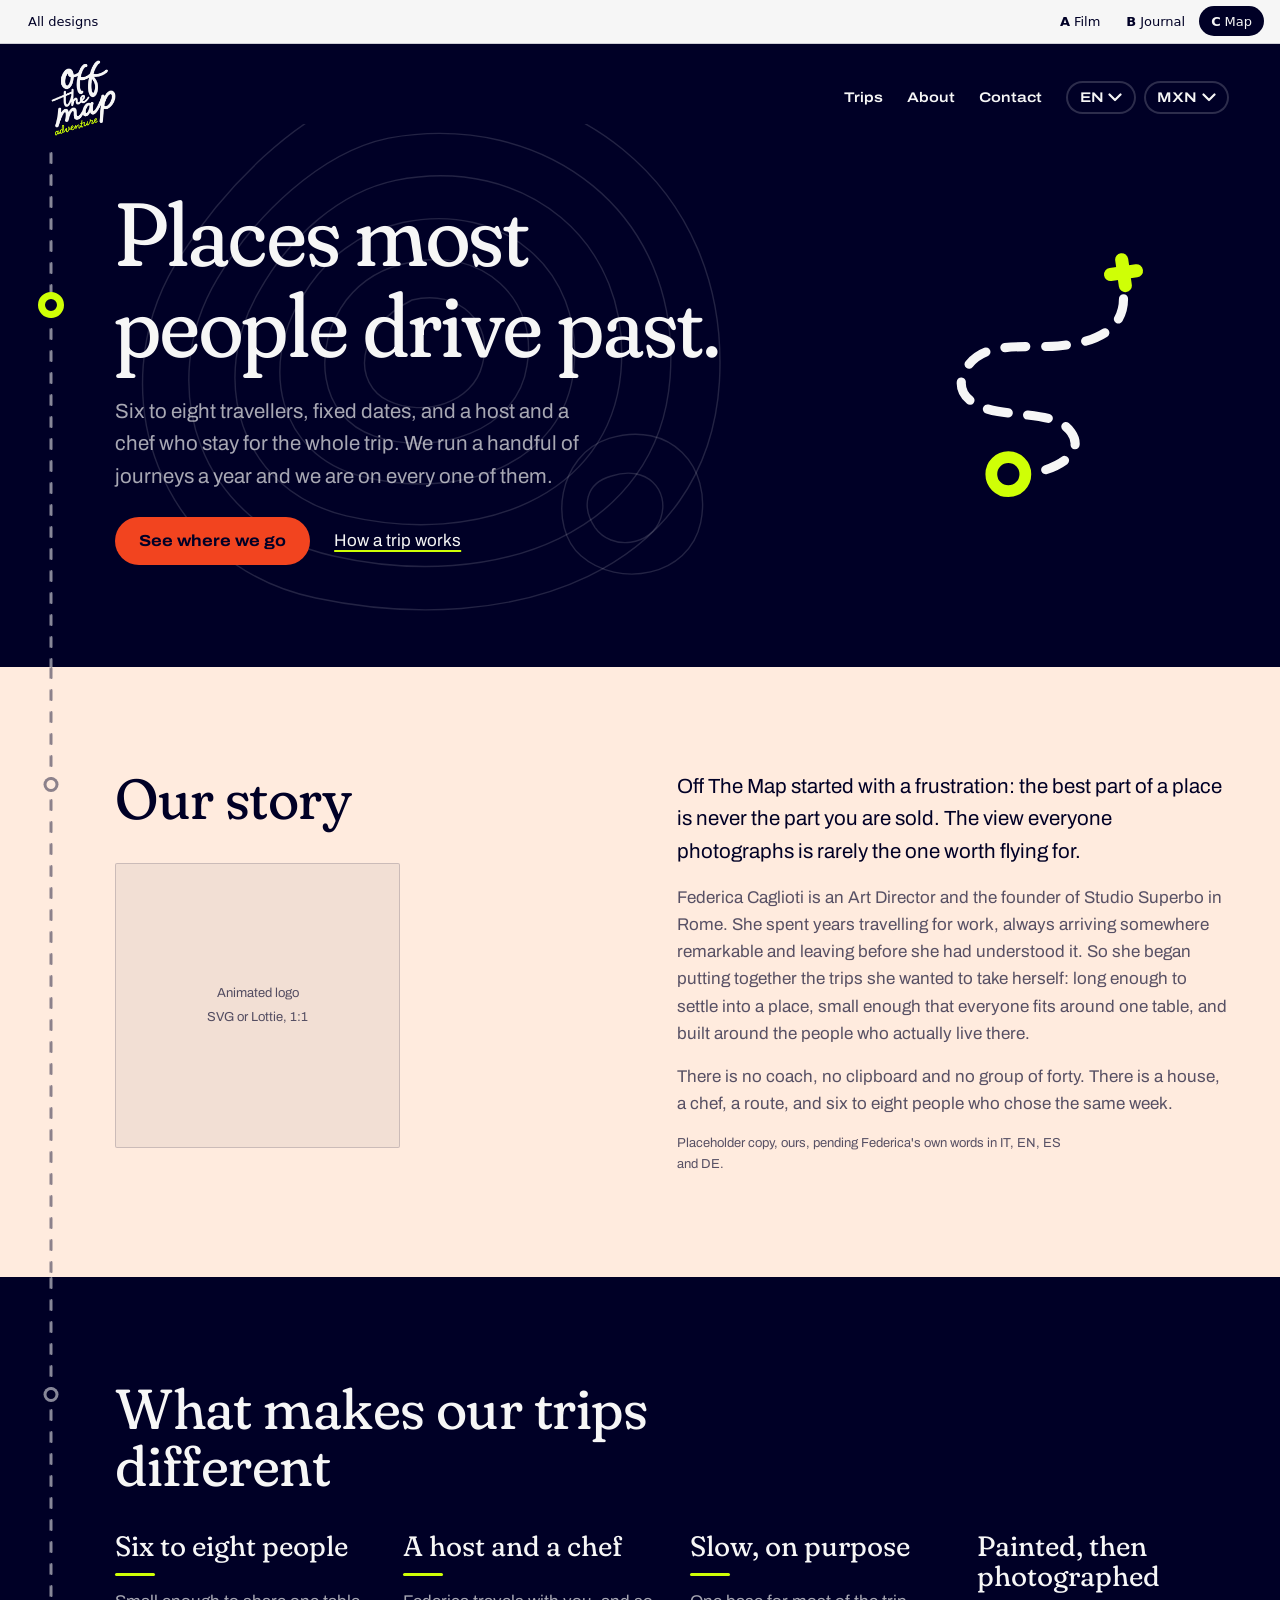
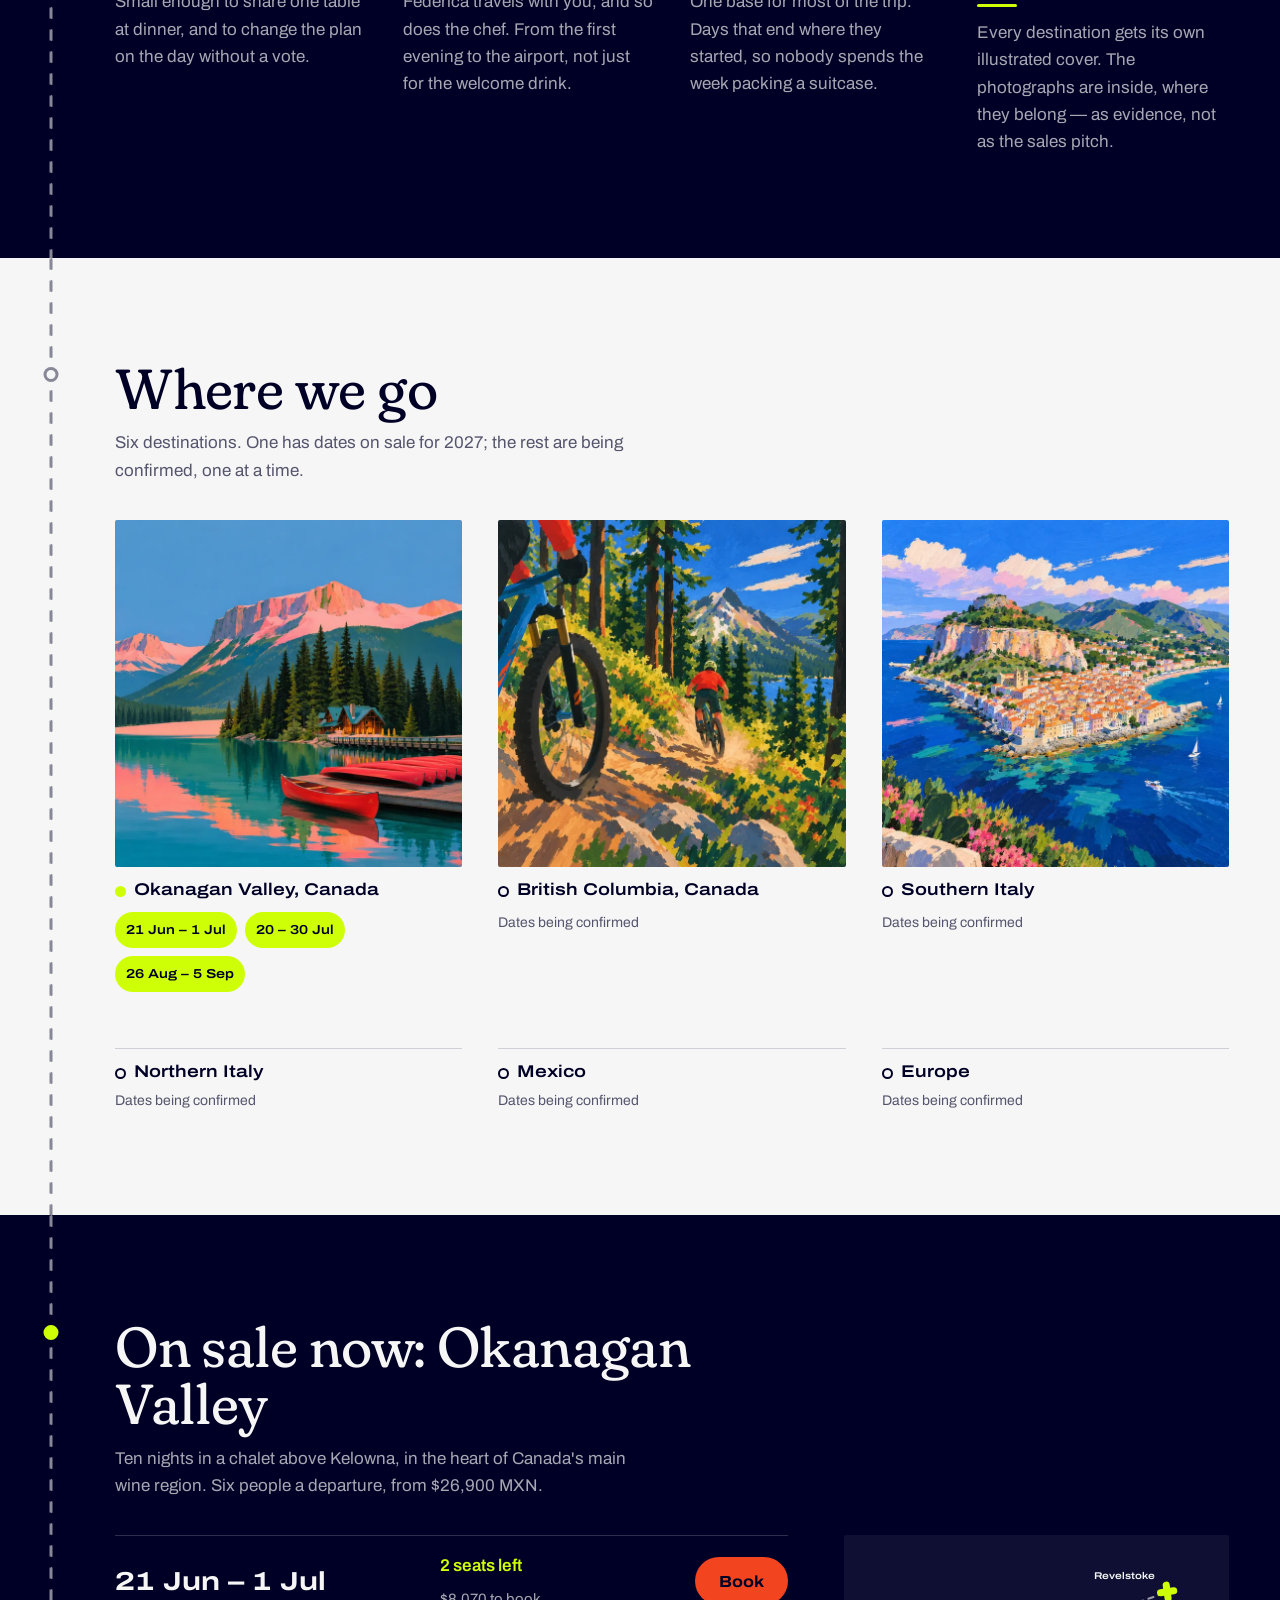
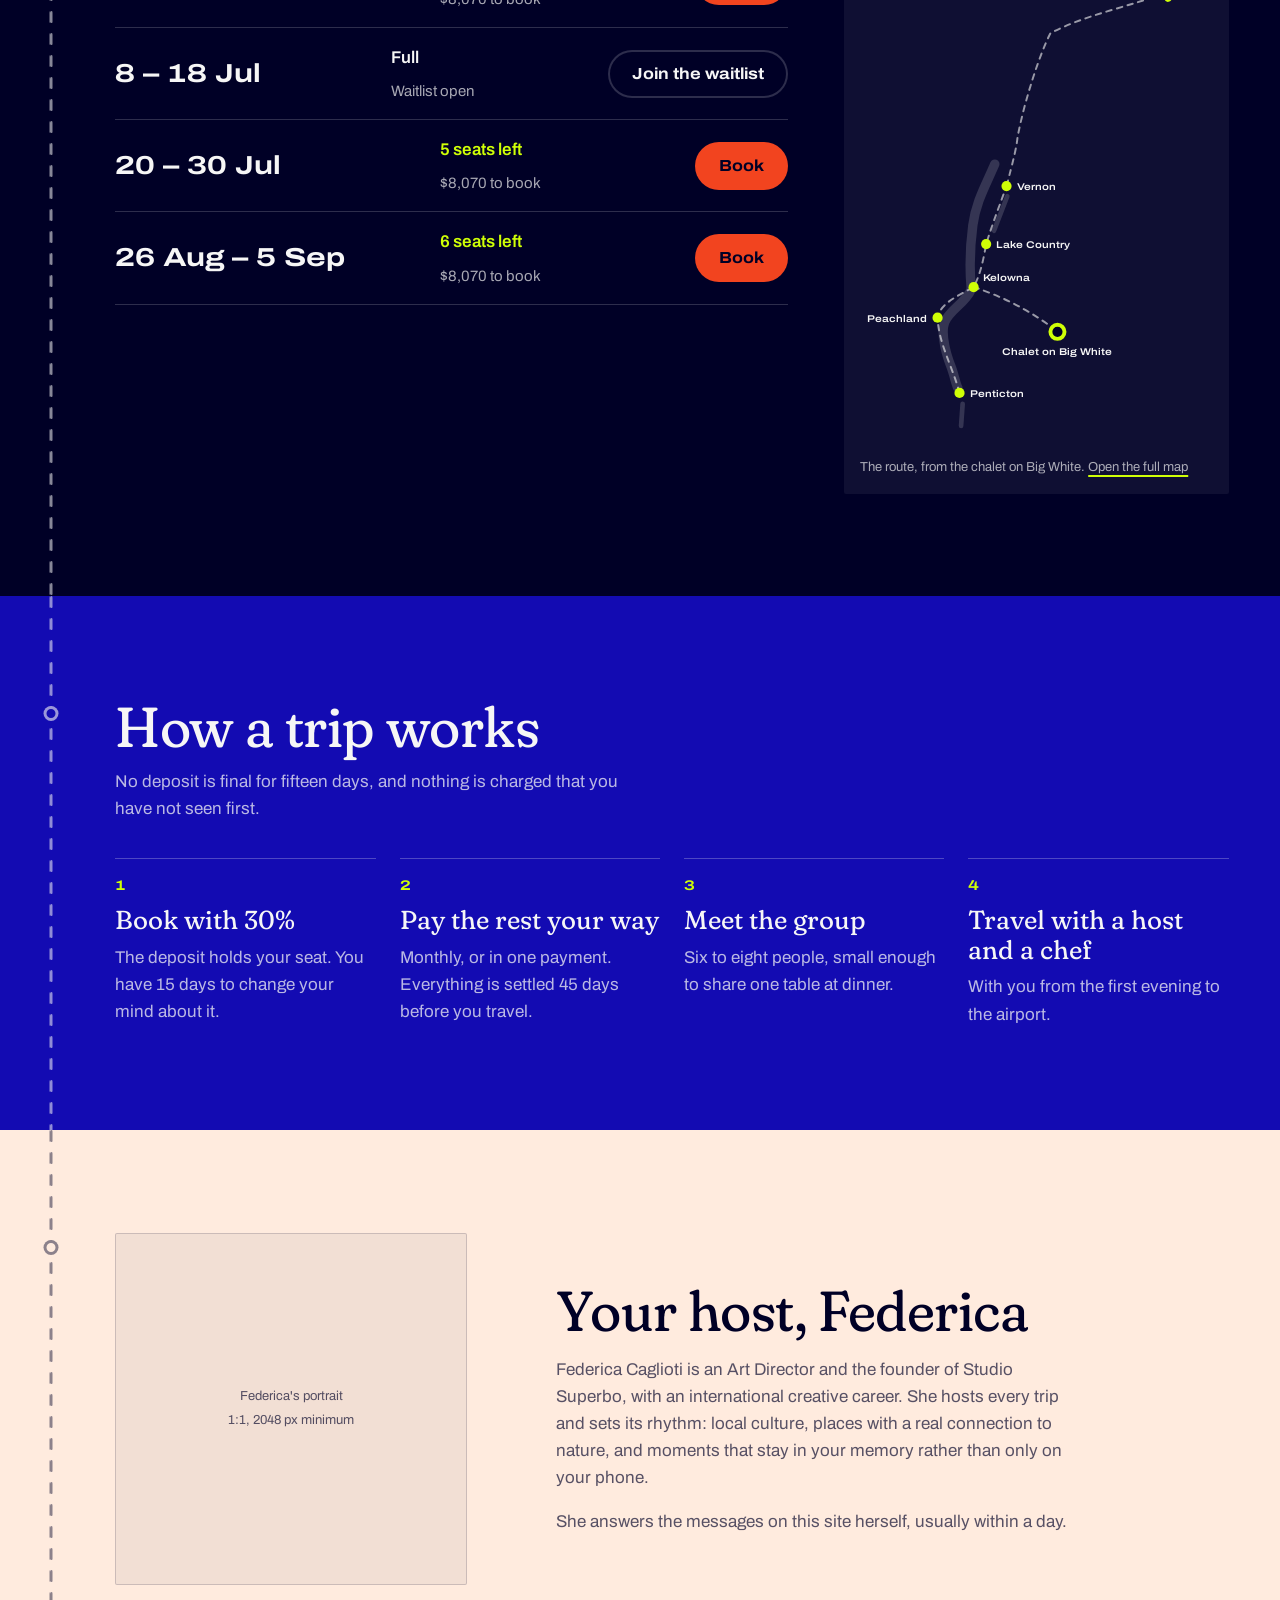
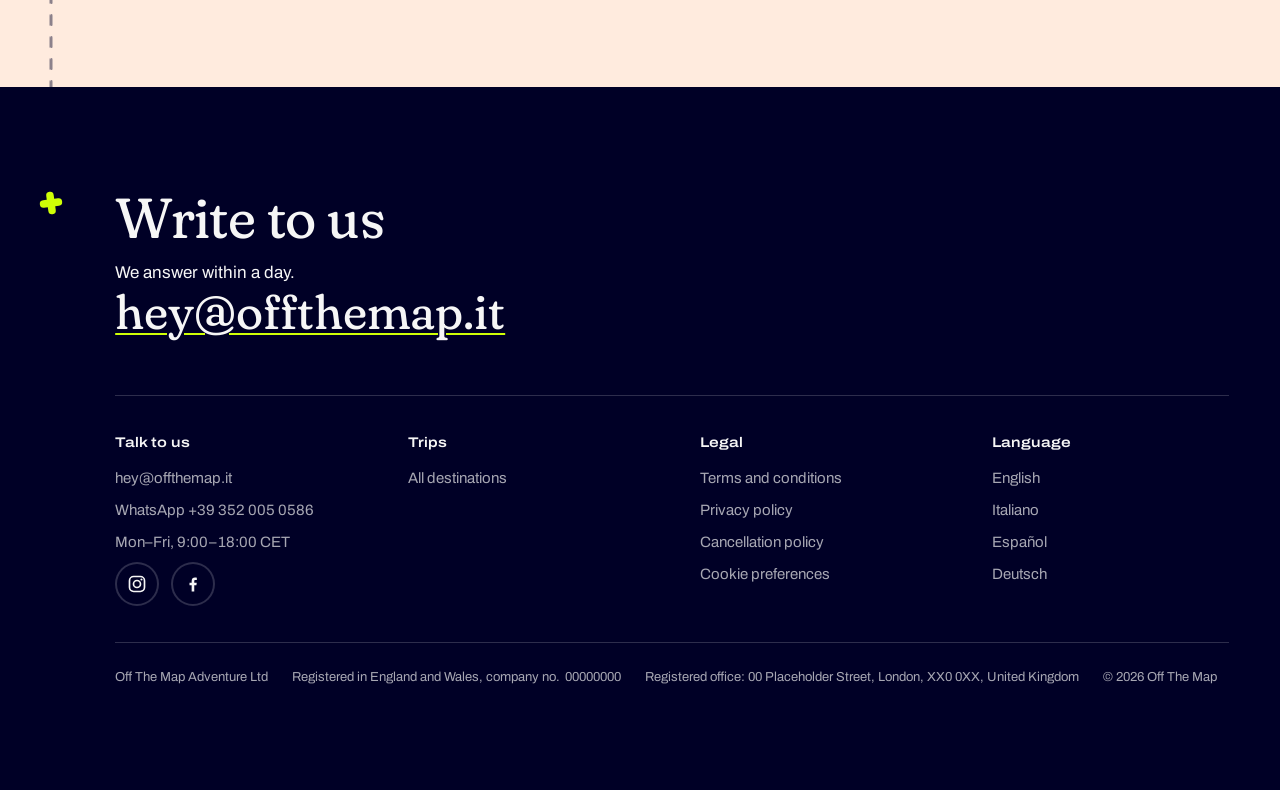
<file: designs/c/index.html>
<!doctype html>
<html lang="en">
<head><meta name="robots" content="noindex">
<meta charset="utf-8">
<meta name="viewport" content="width=device-width, initial-scale=1">
<title>Off The Map — C. Map</title>
<link rel="preconnect" href="https://fonts.googleapis.com">
<link rel="preconnect" href="https://fonts.gstatic.com" crossorigin>
<link rel="stylesheet" href="https://fonts.googleapis.com/css2?family=Fraunces:opsz,wght,SOFT,WONK@9..144,300..700,0..100,0..1&family=Archivo:wdth,wght@62..125,400..800&display=swap">
<link rel="stylesheet" href="../preview.css">
<link rel="stylesheet" href="style.css">
</head>
<body>

<nav class="pv" aria-label="Design proposals">
  <a href="../">All designs</a>
  <span class="pv__set">
    <a href="../a/"><b>A</b><span class="pv__name">Film</span></a>
    <a href="../b/"><b>B</b><span class="pv__name">Journal</span></a>
    <a href="../c/" aria-current="page"><b>C</b><span class="pv__name">Map</span></a>
  </span>
</nav>

<div class="band band--navy">
  <header class="wrap top">
    <a class="top__logo" href="./"><img src="../logos/logo-light.png" alt="Off The Map, home" width="480" height="565"></a>
    <nav class="top__nav" aria-label="Main">
      <a href="trip.html">Trips</a>
      <a href="#story">About</a>
      <a href="#contact">Contact</a>
      <span class="top__pref">
        <select class="top__lang" aria-label="Language">
          <option value="en">EN</option>
          <option value="it">IT</option>
          <option value="es">ES</option>
          <option value="de">DE</option>
        </select>
        <select class="top__cur" aria-label="Show prices in">
          <option value="MXN">MXN</option>
          <option value="USD">USD</option>
          <option value="CAD">CAD</option>
          <option value="GBP">GBP</option>
          <option value="EUR">EUR</option>
        </select>
      </span>
      <button class="top__menu" type="button">Menu</button>
    </nav>
  </header>
</div>

<main>

  <!-- 1. Who we are. No destination, no coordinates: the page no longer opens
       on one valley. -->
  <div class="band band--navy">
    <div class="wrap railed">
      <section class="leg hero">
        <span class="pin pin--start" aria-hidden="true"></span>
        <div class="hero__text">
          <svg class="contours" viewBox="0 0 600 420" aria-hidden="true">
            <g fill="none" stroke="#f6f6f6" stroke-opacity="0.14" stroke-width="1.2">
              <path d="M300 150C340 140 370 170 360 205C352 238 310 250 280 236C250 222 250 175 300 150Z"/>
              <path d="M298 118C360 104 408 150 398 206C390 262 320 284 268 266C220 250 214 190 244 150C258 132 276 122 298 118Z"/>
              <path d="M292 84C378 66 446 124 438 208C430 290 340 322 256 300C186 282 170 206 206 148C226 114 256 92 292 84Z"/>
              <path d="M286 48C396 26 488 100 478 212C468 318 356 360 244 334C152 312 126 216 170 142C196 96 238 58 286 48Z"/>
              <path d="M280 12C414 -12 530 76 520 216C510 348 372 400 232 368C118 342 80 222 134 132C166 78 222 24 280 12Z"/>
              <path d="M270 -28C430 -56 572 50 562 220C552 380 388 440 218 404C84 376 34 228 98 120C136 58 204 -14 270 -28Z"/>
              <path d="M470 300C500 290 520 312 512 336C504 360 470 364 456 344C444 326 448 306 470 300Z"/>
              <path d="M468 268C520 252 556 292 546 340C536 386 476 396 444 368C416 344 424 282 468 268Z"/>
            </g>
          </svg>
          <h1 class="display">Places most people drive past.</h1>
          <p class="hero__lede">Six to eight travellers, fixed dates, and a host and a chef who stay for the
            whole trip. We run a handful of journeys a year and we are on every one of them.</p>
          <div class="hero__act">
            <a class="btn btn--book" href="#trips">See where we go</a>
            <a href="#how">How a trip works</a>
          </div>
        </div>

        <!-- The illustrated animation mounts here. Until it lands, the route
             motif holds the slot and carries the page's one moment of motion. -->
        <div class="hero__anim" id="landing-animation">
          <svg viewBox="0 0 300 215" role="img" aria-label="A dotted route running from a start marker to a destination">
            <g transform="rotate(-8 238 28)">
              <rect x="223" y="23" width="30" height="10" rx="5" fill="#cfff06"/>
              <rect x="233" y="13" width="10" height="30" rx="5" fill="#cfff06"/>
            </g>
            <mask id="route-walk" maskUnits="userSpaceOnUse" x="0" y="0" width="300" height="215">
              <path class="hero__draw" d="M238 48c0 26-26 34-50 36s-54-4-68 14 -2 32 22 36 46 2 56 16 -6 26-28 31" pathLength="1"
                    fill="none" stroke="#fff" stroke-width="16" stroke-linecap="round"/>
            </mask>
            <path class="hero__route" mask="url(#route-walk)"
                  d="M238 48c0 26-26 34-50 36s-54-4-68 14 -2 32 22 36 46 2 56 16 -6 26-28 31"
                  fill="none" stroke="#f6f6f6" stroke-width="7" stroke-linecap="round"/>
            <circle class="hero__end" cx="150" cy="182" r="13" fill="none" stroke="#cfff06" stroke-width="9"/>
          </svg>
        </div>
      </section>
    </div>
  </div>

  <!-- 2. Our story. -->
  <div class="band band--cream">
    <div class="wrap railed">
      <section class="leg story" id="story">
        <span class="pin" aria-hidden="true"></span>
        <div>
          <h2 class="display">Our story</h2>
          <!-- Mount point for the animated logo: the mark draws itself along the
               dotted route, in the same motion language as the hero. -->
          <div class="frame story__art" role="img" aria-label="Space for the animated logo"><span>Animated logo</span><span>SVG or Lottie, 1:1</span></div>
        </div>
        <div class="story__body">
          <p>Off The Map started with a frustration: the best part of a place is never the part
            you are sold. The view everyone photographs is rarely the one worth flying for.</p>
          <p>Federica Caglioti is an Art Director and the founder of Studio Superbo in Rome. She
            spent years travelling for work, always arriving somewhere remarkable and leaving before she had
            understood it. So she began putting together the trips she wanted to take herself: long enough to
            settle into a place, small enough that everyone fits around one table, and built around the people
            who actually live there.</p>
          <p>There is no coach, no clipboard and no group of forty. There is a house, a chef, a
            route, and six to eight people who chose the same week.</p>
          <p class="field__note">Placeholder copy, ours, pending Federica's own words in IT, EN, ES and DE.</p>
        </div>
      </section>
    </div>
  </div>

  <!-- 3. What makes the trips different. Values, not booking mechanics —
       those come later, under "How a trip works". -->
  <div class="band band--navy">
    <div class="wrap railed">
      <section class="leg" aria-labelledby="marks-title">
        <span class="pin" aria-hidden="true"></span>
        <div class="leg__head">
          <h2 class="display" id="marks-title">What makes our trips different</h2>
        </div>
        <div class="marks">
          <div>
            <h3>Six to eight people</h3>
            <p>Small enough to share one table at dinner, and to change the plan on the day without a vote.</p>
          </div>
          <div>
            <h3>A host and a chef</h3>
            <p>Federica travels with you, and so does the chef. From the first evening to the airport, not
              just for the welcome drink.</p>
          </div>
          <div>
            <h3>Slow, on purpose</h3>
            <p>One base for most of the trip. Days that end where they started, so nobody spends the week
              packing a suitcase.</p>
          </div>
          <div>
            <h3>Painted, then photographed</h3>
            <p>Every destination gets its own illustrated cover. The photographs are inside, where they
              belong — as evidence, not as the sales pitch.</p>
          </div>
        </div>
      </section>
    </div>
  </div>

  <!-- 4. Where we go. Paper, because the covers carry their own colour world
       and need a neutral wall, not a brand colour to fight. -->
  <div class="band band--paper">
    <div class="wrap railed">
      <section class="leg" id="trips" aria-labelledby="trips-title">
        <span class="pin" aria-hidden="true"></span>
        <div class="leg__head">
          <h2 class="display" id="trips-title">Where we go</h2>
          <p>Six destinations. One has dates on sale for 2027; the rest are being confirmed, one at a time.</p>
        </div>
        <ul class="covers">
          <li class="cover cover--open">
            <a href="trip.html">
              <span class="cover__art">
                <img src="img/okanagan-lake-1-700.webp"
                     srcset="img/okanagan-lake-1-700.webp 700w, img/okanagan-lake-1-1254.webp 1254w"
                     sizes="(min-width: 900px) 30vw, 44vw" width="700" height="700" loading="lazy"
                     alt="Illustration: red canoes on a turquoise lake below pink mountains">
              </span>
              <h3>Okanagan Valley, Canada</h3>
            </a>
            <ul class="dates" aria-label="Departures with seats, 2027">
              <li><a href="trip.html?departure=2027-06-21#book">21 Jun – 1 Jul</a></li>
              <li><a href="trip.html?departure=2027-07-20#book">20 – 30 Jul</a></li>
              <li><a href="trip.html?departure=2027-08-26#book">26 Aug – 5 Sep</a></li>
            </ul>
          </li>
          <li class="cover">
            <a href="trip.html">
              <span class="cover__art">
                <img src="img/bc-biking-2-700.webp"
                     srcset="img/bc-biking-2-700.webp 700w, img/bc-biking-2-1254.webp 1254w"
                     sizes="(min-width: 900px) 30vw, 44vw" width="700" height="700" loading="lazy"
                     alt="Illustration: two riders on a forest singletrack below a snow-capped peak">
              </span>
              <h3>British Columbia, Canada</h3>
              <p>Dates being confirmed</p>
            </a>
          </li>
          <li class="cover">
            <a href="trip.html">
              <span class="cover__art">
                <img src="img/italy-south-3-700.webp"
                     srcset="img/italy-south-3-700.webp 700w, img/italy-south-3-1254.webp 1254w"
                     sizes="(min-width: 900px) 30vw, 44vw" width="700" height="700" loading="lazy"
                     alt="Illustration: a headland town of terracotta roofs above a deep blue sea">
              </span>
              <h3>Southern Italy</h3>
              <p>Dates being confirmed</p>
            </a>
          </li>
          <li class="cover cover--soon">
            <a href="trip.html">
              <h3>Northern Italy</h3>
              <p>Dates being confirmed</p>
            </a>
          </li>
          <li class="cover cover--soon">
            <a href="trip.html">
              <h3>Mexico</h3>
              <p>Dates being confirmed</p>
            </a>
          </li>
          <li class="cover cover--soon">
            <a href="trip.html">
              <h3>Europe</h3>
              <p>Dates being confirmed</p>
            </a>
          </li>
        </ul>
      </section>
    </div>
  </div>

  <!-- 5. The one trip with dates. Navy, because the schematic map is drawn in
       paper-coloured strokes and disappears on a light ground. -->
  <div class="band band--navy">
    <div class="wrap railed">
      <section class="leg" id="dates" aria-labelledby="now-title">
        <span class="pin pin--live" aria-hidden="true"></span>
        <div class="leg__head">
          <h2 class="display" id="now-title">On sale now: Okanagan Valley</h2>
          <p>Ten nights in a chalet above Kelowna, in the heart of Canada's main wine region. Six people a
            departure, from <span data-mxn="26900">$26,900 MXN</span>.</p>
        </div>
        <div class="now">
          <ol class="board">
            <li>
              <p class="board__when">21 Jun – 1 Jul</p>
              <p class="board__seats"><span class="seats">2 seats left</span></p>
              <p class="board__money"><span data-mxn="8070">$8,070</span> to book</p>
              <a class="btn btn--book" href="trip.html?departure=2027-06-21#book">Book</a>
            </li>
            <li>
              <p class="board__when">8 – 18 Jul</p>
              <p class="board__seats"><span class="seats seats--full">Full</span></p>
              <p class="board__money">Waitlist open</p>
              <a class="btn btn--line" href="trip.html?departure=2027-07-08#book">Join the waitlist</a>
            </li>
            <li>
              <p class="board__when">20 – 30 Jul</p>
              <p class="board__seats"><span class="seats">5 seats left</span></p>
              <p class="board__money"><span data-mxn="8070">$8,070</span> to book</p>
              <a class="btn btn--book" href="trip.html?departure=2027-07-20#book">Book</a>
            </li>
            <li>
              <p class="board__when">26 Aug – 5 Sep</p>
              <p class="board__seats"><span class="seats">6 seats left</span></p>
              <p class="board__money"><span data-mxn="8070">$8,070</span> to book</p>
              <a class="btn btn--book" href="trip.html?departure=2027-08-26#book">Book</a>
            </li>
          </ol>
          <figure class="now__map">
            <svg viewBox="-30 0 450 620" role="img" aria-labelledby="mini-map-title">
              <title id="mini-map-title">Schematic map of the Okanagan Valley, from Penticton to Revelstoke</title>
              <g fill="none" stroke="#f6f6f6" stroke-opacity="0.16" stroke-linecap="round">
                <path stroke-width="12" d="M142 272C130 300 118 320 114 350S110 410 112 432C104 450 84 458 78 474S82 520 86 530S92 552 95 558"/>
                <path stroke-width="6" d="M158 313L141 357"/>
                <path stroke-width="6" d="M101 578L99 606"/>
              </g>
              <g fill="none" stroke="#f6f6f6" stroke-opacity="0.6" stroke-width="2.5" stroke-linecap="round" stroke-dasharray="7 7">
                <path d="M97 564C88 530 70 500 69 468C72 450 95 440 115 429C125 410 128 390 131 374C140 345 150 320 157 300"/>
                <path d="M115 429C150 440 190 460 222 486"/>
                <path d="M157 300C165 270 170 250 171 238C180 190 200 130 213 105C260 80 320 70 362 52"/>
              </g>
              <circle cx="222" cy="486" r="9" fill="#000026" stroke="#cfff06" stroke-width="5"/>
              <g fill="#cfff06">
                <circle cx="115" cy="429" r="6.5"/><circle cx="131" cy="374" r="6.5"/><circle cx="69" cy="468" r="6.5"/>
                <circle cx="157" cy="300" r="6.5"/><circle cx="97" cy="564" r="6.5"/>
              </g>
              <g transform="translate(362 52) rotate(-8)" fill="#cfff06">
                <rect x="-13" y="-4.5" width="26" height="9" rx="4.5"/><rect x="-4.5" y="-13" width="9" height="26" rx="4.5"/>
              </g>
              <g class="map-label">
                <text x="222" y="516" text-anchor="middle">Chalet on Big White</text>
                <text x="127" y="421">Kelowna</text>
                <text x="144" y="379">Lake Country</text>
                <text x="56" y="473" text-anchor="end">Peachland</text>
                <text x="170" y="305">Vernon</text>
                <text x="110" y="569">Penticton</text>
                <text x="346" y="36" text-anchor="end">Revelstoke</text>
              </g>
            </svg>
            <figcaption>The route, from the chalet on Big White. <a href="trip.html#map">Open the full map</a></figcaption>
          </figure>
        </div>
      </section>
    </div>
  </div>

  <!-- 6. How you actually buy it. The one loud band, spent where the question
       is "what happens if I click Book". -->
  <div class="band band--blue">
    <div class="wrap railed">
      <section class="leg" id="how" aria-labelledby="how-title">
        <span class="pin" aria-hidden="true"></span>
        <div class="leg__head">
          <h2 class="display" id="how-title">How a trip works</h2>
          <p>No deposit is final for fifteen days, and nothing is charged that you have not seen first.</p>
        </div>
        <ol class="steps">
          <li><h3>Book with 30%</h3><p>The deposit holds your seat. You have 15 days to change your mind about it.</p></li>
          <li><h3>Pay the rest your way</h3><p>Monthly, or in one payment. Everything is settled 45 days before you travel.</p></li>
          <li><h3>Meet the group</h3><p>Six to eight people, small enough to share one table at dinner.</p></li>
          <li><h3>Travel with a host and a chef</h3><p>With you from the first evening to the airport.</p></li>
        </ol>
      </section>
    </div>
  </div>

  <!-- 7. Your host. -->
  <div class="band band--cream">
    <div class="wrap railed">
      <section class="leg host" id="host" aria-labelledby="host-title">
        <span class="pin" aria-hidden="true"></span>
        <div class="frame" role="img" aria-label="Space for Federica's portrait"><span>Federica's portrait</span><span>1:1, 2048 px minimum</span></div>
        <div>
          <h2 class="display" id="host-title">Your host, Federica</h2>
          <p>Federica Caglioti is an Art Director and the founder of Studio Superbo, with an international creative
            career. She hosts every trip and sets its rhythm: local culture, places with a real connection to
            nature, and moments that stay in your memory rather than only on your phone.</p>
          <p>She answers the messages on this site herself, usually within a day.</p>
        </div>
      </section>
    </div>
  </div>

</main>

<div class="band band--navy">
  <div class="wrap railed">
    <footer class="leg leg--end foot" id="contact">
      <svg class="pin pin--end" viewBox="0 0 40 40" aria-hidden="true">
        <g transform="rotate(-8 20 20)" fill="#cfff06"><rect x="5" y="15" width="30" height="10" rx="5"/><rect x="15" y="5" width="10" height="30" rx="5"/></g>
      </svg>
      <h2 class="display">Write to us</h2>
      <p>We answer within a day.</p>
      <p><a class="foot__mail" href="mailto:hey@offthemap.it">hey@offthemap.it</a></p>

      <div class="foot__cols">
        <div>
          <h3>Talk to us</h3>
          <p><a href="mailto:hey@offthemap.it">hey@offthemap.it</a></p>
          <p>WhatsApp <a href="tel:+393520050586">+39 352 005 0586</a></p>
          <p>Mon–Fri, 9:00–18:00 CET</p>
          <p class="foot__social">
            <a href="#" aria-label="Off The Map on Instagram"><svg viewBox="0 0 24 24" aria-hidden="true"><g fill="none" stroke="currentColor" stroke-width="2"><rect x="3" y="3" width="18" height="18" rx="5"/><circle cx="12" cy="12" r="4.2"/></g><circle cx="17.4" cy="6.6" r="1.3" fill="currentColor"/></svg></a>
            <a href="#" aria-label="Off The Map on Facebook"><svg viewBox="0 0 24 24" aria-hidden="true"><path fill="currentColor" d="M13.5 21v-7.5h2.6l.4-3h-3V8.6c0-.9.3-1.5 1.5-1.5h1.6V4.4c-.3 0-1.2-.1-2.3-.1-2.3 0-3.9 1.4-3.9 4v2.2H7.8v3h2.6V21z"/></svg></a>
          </p>
        </div>
        <div>
          <h3>Trips</h3>
          <ul>
            <li><a href="#trips">All destinations</a></li>
          </ul>
        </div>
        <details class="foot__acc" open>
          <summary><h3>Legal</h3></summary>
          <ul>
            <li><a href="#">Terms and conditions</a></li>
            <li><a href="#">Privacy policy</a></li>
            <li><a href="#">Cancellation policy</a></li>
            <li><a href="#">Cookie preferences</a></li>
          </ul>
        </details>
        <details class="foot__acc" open>
          <summary><h3>Language</h3></summary>
          <ul>
            <li><a href="#" aria-current="true">English</a></li>
            <li><a href="#">Italiano</a></li>
            <li><a href="#">Español</a></li>
            <li><a href="#">Deutsch</a></li>
          </ul>
        </details>
      </div>

      <div class="foot__legal">
        <p>Off The Map Adventure Ltd</p>
        <dl><dt>Registered in England and Wales, company no.</dt><dd>00000000</dd></dl>
        <p>Registered office: 00 Placeholder Street, London, XX0 0XX, United Kingdom</p>
        <p>© 2026 Off The Map</p>
      </div>
    </footer>
  </div>
</div>

<script src="site.js"></script>
</body>
</html>
</file>
<file: designs/preview.css>
/* The proposal bar. Chrome around the three designs, not part of any of them,
 * so it takes the system face and stays out of their way. Colours are still
 * the brand's: paper, navy. */

.pv {
  position: sticky;
  top: 0;
  z-index: 100;
  display: flex;
  align-items: center;
  justify-content: space-between;
  gap: 0.75rem;
  padding: 0.4rem max(1rem, env(safe-area-inset-left));
  background: #f6f6f6;
  color: #000026;
  border-bottom: 1px solid rgba(0, 0, 38, 0.16);
  font: 500 13px/1.2 system-ui, -apple-system, 'Segoe UI', sans-serif;
  letter-spacing: 0;
  text-transform: none;
}

.pv a {
  color: inherit;
  text-decoration: none;
  border-radius: 999px;
  padding: 0.45rem 0.75rem;
  white-space: nowrap;
}

.pv a:hover { background: rgba(0, 0, 38, 0.08); }
.pv a:focus-visible { outline: 2px solid #130bb2; outline-offset: 1px; }

.pv a[aria-current='page'] {
  background: #000026;
  color: #f6f6f6;
}

.pv__set { display: flex; gap: 0.125rem; }
.pv__set b { font-weight: 700; margin-right: 0.3em; }

@media (max-width: 480px) {
  .pv__name { display: none; }
  .pv__set b { margin-right: 0; }
  .pv__set a { min-width: 2.25rem; text-align: center; }
}
</file>
<file: designs/c/style.css>
/* C — Map.
 *
 * The signature is the dotted route from the logo pack. It runs down the left
 * of every page and each section is a stop on it: a lime ring where you start,
 * dots along the way, the lime cross where it ends. On the trip page the same
 * route becomes a schematic map of the valley.
 *
 * Type: Fraunces with its SOFT and WONK axes, which rhyme with the brush
 * wordmark, and Archivo, with its width axis stretched for the map voice:
 * place names, dates, coordinates. Both SIL OFL.
 *
 * SURFACES. The client's note of 16 Sep: only two palette colours were in use
 * and every section blended into the next. So the page is now a sequence of
 * full-bleed bands, and a band declares its surface. The route, the pins, the
 * links, the seat badge and the focus ring each read their variant from the
 * surface rather than assuming a dark ground.
 *
 * The contrast rules in docs/brand.md decide which variant is legal, and they
 * are measured, not preferred:
 *   lime  on navy 17.5:1   on blue 10.5:1   on cream 1.01:1  -> never on light
 *   orange + navy label 5.5:1              + white label 3.7:1 -> never white
 *   navy  on cream 17.7:1   blue on cream 10.6:1
 * So on a light surface the seat count becomes a filled lime chip with a navy
 * label, which is 17.5:1, instead of lime text, which is invisible.
 *
 * The trip illustrations carry their own colour world — saturated sky blue,
 * turquoise, terracotta, coral — and none of the brand hexes. They are framed
 * by the brand, never blended into it, so they are only ever placed on navy or
 * paper. On cream they fight the sand and pink in the paintings; on blue they
 * fight their own ultramarine.
 */

:root {
  --navy: #000026;
  --paper: #f6f6f6;
  --cream: #ffebde;
  --lime: #cfff06;
  --orange: #f2441f;
  --blue: #130bb2;

  --display: 'Fraunces', Georgia, serif;
  --text: 'Archivo', system-ui, sans-serif;

  --gutter: clamp(1.25rem, 4vw, 3.5rem);
  --offset: clamp(2.25rem, 5vw, 4.5rem);
  --page: 80rem;

  --s2: 0.5rem;
  --s3: 0.75rem;
  --s4: 1rem;
  --s5: 1.5rem;
  --s6: 2.25rem;
  --s7: 3.5rem;
  --s8: clamp(3.5rem, 8vw, 7rem);

  /* Dashes for the rail, one per trace colour. Same object as route.svg:
     round-capped, 12 on 10 off. Two files rather than color-mix so nothing
     depends on colour function support on the client's phone. */
  --dash-light: url("data:image/svg+xml,%3Csvg xmlns='http://www.w3.org/2000/svg' width='3' height='22'%3E%3Crect width='3' height='12' rx='1.5' fill='%23f6f6f6' fill-opacity='0.55'/%3E%3C/svg%3E");
  --dash-dark: url("data:image/svg+xml,%3Csvg xmlns='http://www.w3.org/2000/svg' width='3' height='22'%3E%3Crect width='3' height='12' rx='1.5' fill='%23000026' fill-opacity='0.45'/%3E%3C/svg%3E");

  /* The select's own chevron, drawn rather than left to the OS. Round caps, to
     match the route dashes and the button pills. One per trace colour. */
  --chev-light: url("data:image/svg+xml,%3Csvg xmlns='http://www.w3.org/2000/svg' width='14' height='9'%3E%3Cpath d='M1.5 1.5L7 7l5.5-5.5' fill='none' stroke='%23f6f6f6' stroke-width='2.2' stroke-linecap='round' stroke-linejoin='round'/%3E%3C/svg%3E");
  --chev-dark: url("data:image/svg+xml,%3Csvg xmlns='http://www.w3.org/2000/svg' width='14' height='9'%3E%3Cpath d='M1.5 1.5L7 7l5.5-5.5' fill='none' stroke='%23000026' stroke-width='2.2' stroke-linecap='round' stroke-linejoin='round'/%3E%3C/svg%3E");
}

/* ---- Surfaces ----------------------------------------------------------- */

.band {
  position: relative;
  isolation: isolate;
  background: var(--ground);
  color: var(--fg);
}

/* Native controls — the select popup, the number spinners, a scrollbar — are
   painted by the OS, not by us. Without this the light option text on a blue
   band lands on the system's white popup and disappears. */
.band--navy, .band--blue { color-scheme: dark; }
.band--cream, .band--paper { color-scheme: light; }

.band--navy {
  --ground: #000026;
  --fg: #f6f6f6;
  --muted: rgba(246, 246, 246, 0.68);
  --rule: rgba(246, 246, 246, 0.18);
  --wash: rgba(246, 246, 246, 0.06);
  --trace: var(--dash-light);
  --chevron: var(--chev-light);
  --pin-ring: rgba(246, 246, 246, 0.55);
  --link: #cfff06;
  --focus: #cfff06;
  --seats-bg: transparent;
  --seats-fg: #cfff06;
  --seats-pad: 0;
}

.band--blue {
  --ground: #130bb2;
  --fg: #f6f6f6;
  --muted: rgba(246, 246, 246, 0.74);
  --rule: rgba(246, 246, 246, 0.26);
  --wash: rgba(246, 246, 246, 0.10);
  --trace: var(--dash-light);
  --chevron: var(--chev-light);
  --pin-ring: rgba(246, 246, 246, 0.6);
  --link: #cfff06;
  --focus: #cfff06;
  --seats-bg: transparent;
  --seats-fg: #cfff06;
  --seats-pad: 0;
}

.band--cream {
  --ground: #ffebde;
  --fg: #000026;
  --muted: rgba(0, 0, 38, 0.66);
  --rule: rgba(0, 0, 38, 0.16);
  --wash: rgba(0, 0, 38, 0.05);
  --trace: var(--dash-dark);
  --chevron: var(--chev-dark);
  --pin-ring: rgba(0, 0, 38, 0.45);
  --link: #130bb2;
  --focus: #130bb2;
  --seats-bg: #cfff06;
  --seats-fg: #000026;
  --seats-pad: 0.2em 0.7em;
}

.band--paper {
  --ground: #f6f6f6;
  --fg: #000026;
  --muted: rgba(0, 0, 38, 0.66);
  --rule: rgba(0, 0, 38, 0.16);
  --wash: rgba(0, 0, 38, 0.05);
  --trace: var(--dash-dark);
  --chevron: var(--chev-dark);
  --pin-ring: rgba(0, 0, 38, 0.45);
  --link: #130bb2;
  --focus: #130bb2;
  --seats-bg: #cfff06;
  --seats-fg: #000026;
  --seats-pad: 0.2em 0.7em;
}

*, *::before, *::after { box-sizing: border-box; }

html { scroll-behavior: smooth; }
@media (prefers-reduced-motion: reduce) { html { scroll-behavior: auto; } }

body {
  margin: 0;
  background: var(--navy);
  color: var(--paper);
  font-family: var(--text);
  font-size: 1.0625rem;
  line-height: 1.6;
  -webkit-font-smoothing: antialiased;
}

h1, h2, h3, p, ul, ol, dl, dd, figure { margin: 0; }
ul, ol { list-style: none; padding: 0; }
img { display: block; max-width: 100%; }
a { color: inherit; text-decoration-color: var(--link); text-decoration-thickness: 2px; text-underline-offset: 4px; }
:focus-visible { outline: 3px solid var(--focus); outline-offset: 3px; }

.display {
  font-family: var(--display);
  font-optical-sizing: auto;
  font-variation-settings: 'SOFT' 100, 'WONK' 1;
  font-weight: 400;
  letter-spacing: -0.01em;
  line-height: 1.02;
}
/* The map voice: wide Archivo for places, dates and coordinates. */
.wide { font-stretch: 122%; font-weight: 600; letter-spacing: 0.01em; }
.coords { font-stretch: 122%; font-weight: 500; font-size: 0.8125rem; color: var(--muted); font-variant-numeric: tabular-nums; }

.wrap { max-width: var(--page); margin-inline: auto; padding-inline: var(--gutter); }

/* ---- The route --------------------------------------------------------- */

.railed { padding-left: calc(var(--gutter) + var(--offset)); overflow-x: clip; }

/* The rail spans the whole leg, padding included, so it runs unbroken across
   the boundary between two bands. The pin is pushed down to sit level with the
   heading rather than with the top of the padding. */
.leg { position: relative; padding-block: var(--s8); }
.leg::before {
  content: '';
  position: absolute;
  left: calc(-1 * var(--offset));
  top: 0;
  bottom: 0;
  width: 3px;
  transform: translateX(-50%);
  background: var(--trace) repeat-y;
}
.leg--end::before { content: none; }

.pin {
  position: absolute;
  left: calc(-1 * var(--offset));
  top: calc(var(--s8) + 0.45rem);
  transform: translateX(-50%);
  width: 15px;
  height: 15px;
  border-radius: 50%;
  border: 3px solid var(--pin-ring);
  background: var(--ground);
}
.pin--start { width: 26px; height: 26px; top: calc(var(--s8) + 0.1rem); border: 7px solid var(--lime); }
.pin--live { background: var(--lime); border-color: var(--lime); }
.pin--end { width: 30px; height: 30px; top: calc(var(--s8) - 0.1rem); border: 0; background: none; border-radius: 0; }

/* ---- Header ------------------------------------------------------------ */

.top { display: flex; align-items: center; justify-content: space-between; gap: var(--s4); padding-block: var(--s4); }
.top__logo img { height: 76px; width: auto; }
.top__nav { display: flex; align-items: center; gap: var(--s5); font-stretch: 118%; font-weight: 600; font-size: 0.875rem; }
.top__nav a { text-decoration: none; }
.top__nav a:hover, .top__nav a[aria-current='page'] { text-decoration: underline; text-decoration-color: var(--link); }
.top__menu {
  font: inherit;
  color: inherit;
  background: none;
  border: 2px solid var(--rule);
  border-radius: 999px;
  padding: 0.25em 0.85em;
  cursor: pointer;
}
.top__menu { display: none; }
/* Language and currency are the same pill. Both are native selects so they
   work from the keyboard and on a phone's own picker; only the closed control
   is drawn, with the band's chevron. */
.top__lang, .top__cur {
  appearance: none;
  font: inherit;
  color: inherit;
  background: var(--chevron) no-repeat right 0.8em center;
  border: 2px solid var(--rule);
  border-radius: 999px;
  padding: 0.25em 2.1em 0.25em 0.85em;
  cursor: pointer;
}
.top__cur:hover, .top__lang:hover { border-color: var(--fg); }
.top__lang option, .top__cur option { color: #000026; background: #f6f6f6; }
.top__pref { display: flex; gap: var(--s2); }
@media (max-width: 640px) {
  .top__nav a { display: none; }
  .top__menu { display: inline-block; }
}

/* ---- Buttons and marks ------------------------------------------------- */

.btn {
  display: inline-flex;
  align-items: center;
  justify-content: center;
  min-height: 3rem;
  padding: 0.7rem 1.5rem;
  border: 0;
  border-radius: 999px;
  font-family: var(--text);
  font-stretch: 112%;
  font-weight: 700;
  font-size: 1rem;
  text-decoration: none;
  white-space: nowrap;
  cursor: pointer;
}
/* Orange never takes a white label: 3.7:1. With navy it is 5.5:1. The label
   ships with the colour on every surface, so the hover keeps it too. */
.btn--book { background: var(--orange); color: var(--navy); }
.btn--book:hover { background: var(--lime); color: var(--navy); }
.btn--line { background: transparent; color: var(--fg); box-shadow: inset 0 0 0 2px var(--rule); }
.btn--line:hover { box-shadow: inset 0 0 0 2px var(--fg); }

/* Seats left. Lime text where lime is legible, a filled lime chip where it is
   not — same mark, same meaning, 17.5:1 either way. */
.seats {
  display: inline-block;
  font-weight: 600;
  color: var(--seats-fg);
  background: var(--seats-bg);
  padding: var(--seats-pad);
  border-radius: 999px;
}
.seats--full { color: var(--fg); background: transparent; padding: 0; }

/* ---- Section heads ----------------------------------------------------- */

.leg__head { display: grid; gap: var(--s3); margin-bottom: var(--s6); max-width: 46rem; }
.leg__head h2 { font-size: clamp(2.1rem, 4.4vw, 3.75rem); }
.leg__head p { color: var(--muted); max-width: 52ch; }

/* ---- Home: hero -------------------------------------------------------- */

.hero { display: grid; gap: var(--s6); padding-top: var(--s6); }
.hero__text { position: relative; display: grid; gap: var(--s5); align-content: start; }
.contours { position: absolute; inset: -4rem -2rem auto auto; width: min(44rem, 120%); height: auto; pointer-events: none; z-index: -1; }
.hero h1 { font-size: clamp(2.9rem, 7vw, 6.5rem); max-width: 12ch; }
.hero__lede { font-size: clamp(1.125rem, 1.6vw, 1.3125rem); max-width: 40ch; color: var(--muted); }
.hero__act { display: flex; flex-wrap: wrap; align-items: center; gap: var(--s4) var(--s5); }
.hero .pin--start { top: calc(var(--s8) + var(--s6) + 0.1rem); }

/* The Lottie mounts here. Until it arrives the route motif holds the slot and
   carries the one moment of motion on the page. The client's note of 22 Sep:
   one pass on load was over too fast, so it now loops, as a journey — the
   route draws itself from the cross to the ring, the ring lands, the trail
   holds a beat, then clears from where it started, as if someone walked it.
   A mask draws it, not the dashes themselves, so the dashes never slide.
   Reduced motion gets the finished route, still. When the animation lands it
   takes this over and the route stops moving — two things moving compete. */
.hero__anim { position: relative; display: grid; place-items: center; padding: var(--s5); }
.hero__anim svg { width: min(26rem, 100%); height: auto; overflow: visible; }
.hero__route { stroke-dasharray: 16 15; }
.hero__end { transform-box: fill-box; transform-origin: center; }
@media (prefers-reduced-motion: no-preference) {
  .hero__draw { stroke-dasharray: 1 1; animation: route-walk 7s cubic-bezier(0.45, 0, 0.3, 1) infinite; }
  .hero__end { animation: route-land 7s ease-out infinite; }
  @keyframes route-walk {
    0%        { stroke-dashoffset: 1; }
    42%, 72%  { stroke-dashoffset: 0; }
    96%, 100% { stroke-dashoffset: -1; }
  }
  @keyframes route-land {
    0%, 38%   { transform: scale(0.55); opacity: 0.35; }
    46%       { transform: scale(1.12); opacity: 1; }
    52%, 90%  { transform: scale(1); opacity: 1; }
    100%      { transform: scale(0.55); opacity: 0.35; }
  }
}
@media (min-width: 960px) {
  .hero { grid-template-columns: minmax(0, 7fr) minmax(0, 5fr); gap: var(--s7); align-items: center; }
}

/* ---- Home: our story --------------------------------------------------- */

.story { display: grid; gap: var(--s6); }
@media (min-width: 900px) { .story { grid-template-columns: minmax(0, 5fr) minmax(0, 6fr); gap: var(--s8); align-items: start; } }
.story h2 { font-size: clamp(2.1rem, 4.4vw, 3.75rem); }
.story__body { display: grid; gap: var(--s4); }
.story__body p { max-width: 58ch; }
.story__body p:first-child { font-size: clamp(1.125rem, 1.6vw, 1.3125rem); }
.story__body p + p { color: var(--muted); }
/* The slot for the animated logo her designer is drawing. Same placeholder
   frame as the portraits, so an empty slot reads as a space held on purpose. */
.story__art { max-width: min(20rem, 62%); margin-top: var(--s6); }

/* ---- Home: what makes a trip different --------------------------------- */

/* Not a sequence, so it takes no numbers. Each one is a claim that can be
   checked against the trip page, and the lime rule under the heading is the
   same marker the pins use. */
.marks { display: grid; gap: var(--s6); }
@media (min-width: 720px) { .marks { grid-template-columns: repeat(2, minmax(0, 1fr)); gap: var(--s7) var(--s6); } }
@media (min-width: 1100px) { .marks { grid-template-columns: repeat(4, minmax(0, 1fr)); } }
.marks h3 { font-family: var(--display); font-variation-settings: 'SOFT' 100, 'WONK' 1; font-weight: 400; font-size: 1.75rem; line-height: 1.1; }
.marks h3::after { content: ''; display: block; width: 2.5rem; height: 3px; border-radius: 2px; background: var(--lime); margin-block: var(--s3) var(--s3); }
.marks p { color: var(--muted); }

/* ---- Home: destinations ------------------------------------------------ */

/* The covers are illustrations, each in its own style, and the brief is that
   they keep diverging. So the card is a frame and a type lockup, never a
   treatment: no shadow, no tint, no hover zoom, nothing that would sit between
   two different paintings and try to make them match. Square, because the
   artwork is square. */
.covers { display: grid; gap: var(--s6) var(--s5); grid-template-columns: repeat(2, minmax(0, 1fr)); }
@media (min-width: 900px) { .covers { grid-template-columns: repeat(3, minmax(0, 1fr)); gap: var(--s7) var(--s6); } }

.cover a { display: grid; gap: var(--s3); text-decoration: none; }
.cover__art {
  position: relative;
  aspect-ratio: 1;
  background: var(--wash);
  border-radius: 2px;
  overflow: hidden;
}
.cover__art img { width: 100%; height: 100%; object-fit: cover; }
.cover a:hover .cover__art { box-shadow: inset 0 0 0 3px var(--fg); }

/* A destination with no cover and no dates yet does not get a full card. Three
   empty squares next to three paintings reads as a half-built page; a compact
   entry on a rule reads as what it is — announced, not yet on sale. The grid
   is deliberately uneven, and the unevenness is the information. */
.cover--soon a { gap: var(--s2); padding-top: var(--s3); border-top: 1px solid var(--rule); }
/* In the two-column phone grid a short entry beside a tall card leaves it
   stranded at the top of a tall row. Below the three-column breakpoint the
   announced destinations take the full width and read as a list. */
@media (max-width: 899px) { .cover--soon { grid-column: 1 / -1; } }

.cover h3 {
  display: flex;
  align-items: flex-start;
  gap: var(--s2);
  font-stretch: 118%;
  font-weight: 600;
  font-size: 1.0625rem;
  line-height: 1.25;
}
/* A filled lime pin where departures are open, a hollow ring where the place
   exists but the dates do not. The same two states as the map. It aligns to
   the first line, not to the middle of a title that wrapped. */
.cover h3::before {
  content: '';
  flex: none;
  width: 11px;
  height: 11px;
  margin-top: 0.42em;
  border-radius: 50%;
  border: 2px solid var(--fg);
}
.cover--open h3::before { background: var(--lime); border-color: var(--lime); }
.cover a:hover h3 { text-decoration: underline; text-decoration-color: var(--link); }
.cover p { color: var(--muted); font-size: 0.875rem; }
.cover .dates { margin-top: var(--s3); }

/* ---- Departure dates as pills ------------------------------------------ */

/* The client's note of 22 Sep: a count ("4 departures") made people click to
   find out when. So the dates themselves are the entry point, each one a link
   straight into booking with that departure chosen.
   Lime chip, navy label: 17.5:1 on every surface, and lime already means "a
   stop you can go to" — the pin, the seat count. Orange stays the one action
   colour, the Book button, so the pills never compete with it.
   A full departure is outlined and says so; it still leads to the waitlist. */
.dates { display: flex; flex-wrap: wrap; gap: var(--s2); }
.dates a {
  display: inline-flex;
  align-items: center;
  gap: 0.4em;
  min-height: 2.25rem;
  padding: 0.3em 0.85em;
  border-radius: 999px;
  background: var(--lime);
  color: var(--navy);
  font-stretch: 118%;
  font-weight: 600;
  font-size: 0.8125rem;
  font-variant-numeric: tabular-nums;
  white-space: nowrap;
  text-decoration: none;
}
.dates a:hover { background: var(--fg); color: var(--ground); }
.dates a.is-full { background: transparent; color: var(--muted); box-shadow: inset 0 0 0 2px var(--rule); }
.dates a.is-full:hover { color: var(--fg); box-shadow: inset 0 0 0 2px var(--fg); }
.dates small { font-size: inherit; font-weight: 500; opacity: 0.72; }

/* ---- Departure board --------------------------------------------------- */

.board li {
  display: grid;
  gap: var(--s2) var(--s5);
  padding-block: var(--s4);
  border-top: 1px solid var(--rule);
}
.board li:last-child { border-bottom: 1px solid var(--rule); }
.board__when { font-stretch: 125%; font-weight: 700; font-size: clamp(1.25rem, 2.2vw, 1.625rem); line-height: 1.15; font-variant-numeric: tabular-nums; }
.board__money { color: var(--muted); font-size: 0.9375rem; }
.board .btn { justify-self: start; }
@media (min-width: 720px) {
  .board li { grid-template-columns: minmax(0, 1.3fr) minmax(0, 1fr) auto; align-items: center; }
  .board__when { grid-row: 1 / 3; }
  .board .btn { grid-column: 3; grid-row: 1 / 3; justify-self: end; }
}
.board__seats { justify-self: start; }

.now { display: grid; gap: var(--s6); }
@media (min-width: 960px) { .now { grid-template-columns: minmax(0, 7fr) minmax(0, 4fr); gap: var(--s7); align-items: start; } }
.now__map { background: var(--wash); border-radius: 2px; padding: var(--s4); }
.now__map svg { width: 100%; height: auto; }
.now__map figcaption { font-size: 0.8125rem; color: var(--muted); margin-top: var(--s3); }

/* ---- Home: how it works ------------------------------------------------ */

/* This one IS a sequence — deposit, balance, departure — so it is numbered and
   the rail runs through it. On the blue band the numbers are lime. */
.steps { display: grid; gap: var(--s6); counter-reset: step; }
@media (min-width: 960px) { .steps { grid-template-columns: repeat(4, minmax(0, 1fr)); gap: var(--s5); } }
.steps li { display: grid; gap: var(--s2); align-content: start; padding-top: var(--s4); border-top: 1px solid var(--rule); counter-increment: step; }
.steps li::before {
  content: counter(step);
  font-stretch: 125%;
  font-weight: 700;
  font-size: 0.875rem;
  color: var(--lime);
  font-variant-numeric: tabular-nums;
}
.steps h3 { font-family: var(--display); font-variation-settings: 'SOFT' 100, 'WONK' 1; font-weight: 400; font-size: 1.625rem; line-height: 1.15; }
.steps p { color: var(--muted); }

/* ---- Host and team ----------------------------------------------------- */

.frame {
  display: grid;
  place-content: center;
  gap: 0.2rem;
  aspect-ratio: 1;
  border: 1px solid var(--rule);
  background: var(--wash);
  color: var(--muted);
  text-align: center;
  font-size: 0.8125rem;
  border-radius: 2px;
}
.host { display: grid; gap: var(--s6); align-items: center; }
.host .frame { max-width: 22rem; }
.host h2 { font-size: clamp(2.1rem, 4.4vw, 3.75rem); margin-bottom: var(--s4); }
.host p { max-width: 52ch; color: var(--muted); }
.host p + p { margin-top: var(--s4); }
@media (min-width: 960px) { .host { grid-template-columns: minmax(0, 4fr) minmax(0, 7fr); gap: var(--s7); } }

/* ---- Footer ------------------------------------------------------------ */

.foot h2 { font-size: clamp(2.1rem, 4.4vw, 3.75rem); margin-bottom: var(--s3); }
.foot__mail { font-family: var(--display); font-variation-settings: 'SOFT' 100, 'WONK' 1; font-size: clamp(1.75rem, 4vw, 3rem); line-height: 1.1; overflow-wrap: anywhere; }

.foot__cols {
  display: grid;
  gap: var(--s6);
  margin-top: var(--s7);
  padding-top: var(--s6);
  border-top: 1px solid var(--rule);
}
@media (min-width: 700px) { .foot__cols { grid-template-columns: repeat(2, minmax(0, 1fr)); gap: var(--s6) var(--s7); } }
@media (min-width: 1000px) { .foot__cols { grid-template-columns: repeat(4, minmax(0, 1fr)); } }
.foot__cols h3 { font-stretch: 118%; font-weight: 600; font-size: 0.875rem; margin-bottom: var(--s3); color: var(--fg); }
.foot__cols li + li, .foot__cols p + p { margin-top: var(--s2); }
.foot__cols a { text-decoration: none; }
.foot__cols a:hover { text-decoration: underline; text-decoration-color: var(--link); }
.foot__cols, .foot__cols a { color: var(--muted); font-size: 0.9375rem; }

.foot__social { display: flex; gap: var(--s3); margin-top: var(--s4); }
.foot__social a {
  display: grid;
  place-items: center;
  width: 2.75rem;
  height: 2.75rem;
  border-radius: 50%;
  box-shadow: inset 0 0 0 2px var(--rule);
  color: var(--fg);
}
.foot__social a:hover { box-shadow: inset 0 0 0 2px var(--link); color: var(--link); }
.foot__social svg { width: 1.25rem; height: 1.25rem; }

/* Legal and Language are lists nobody reads top to bottom, so on a phone they
   fold away (the client's note of 22 Sep: the footer was very long). On wider
   screens there is room, so a script opens them and the summary stops acting
   as a control. Native <details>: keyboard and screen-reader correct. */
.foot__acc > summary { list-style: none; cursor: pointer; }
.foot__acc > summary::-webkit-details-marker { display: none; }
.foot__acc > summary h3 { display: flex; justify-content: space-between; align-items: center; margin: 0; }
.foot__acc > summary h3::after {
  content: '';
  width: 14px;
  height: 9px;
  background: var(--chevron) no-repeat center;
  transition: transform 0.18s ease;
}
.foot__acc[open] > summary h3::after { transform: rotate(180deg); }
.foot__acc ul { margin-top: var(--s3); }
@media (prefers-reduced-motion: reduce) { .foot__acc > summary h3::after { transition: none; } }
@media (max-width: 699px) {
  .foot__cols { gap: 0; }
  .foot__cols > div { padding-bottom: var(--s5); }
  .foot__acc { border-top: 1px solid var(--rule); }
  .foot__acc > summary { padding-block: var(--s4); }
  .foot__acc ul { margin-top: 0; padding-bottom: var(--s4); }
}
@media (min-width: 700px) {
  .foot__acc > summary { cursor: default; }
  .foot__acc > summary h3 { margin-bottom: var(--s3); }
  .foot__acc > summary h3::after { content: none; }
  .foot__acc ul { margin-top: 0; }
}

/* Registered details are a legal statement, not navigation: they sit apart,
   in the smallest legible size, and never compete with the contact routes. */
.foot__legal {
  margin-top: var(--s6);
  padding-top: var(--s5);
  border-top: 1px solid var(--rule);
  display: flex;
  flex-wrap: wrap;
  gap: var(--s2) var(--s5);
  color: var(--muted);
  font-size: 0.8125rem;
}
.foot__legal dl { display: flex; flex-wrap: wrap; gap: 0 0.4em; }
.foot__legal dt::after { content: ''; }
.foot__legal dd { font-variant-numeric: tabular-nums; }

/* ---- Trip: hero -------------------------------------------------------- */

/* Framed, not bled. The covers arrived at 1254px square, short of the 2048px
   minimum in docs/brand.md, so a full-width hero would be upscaled — and a
   painting wants a frame anyway rather than being cut off by the viewport. */
.trip-hero { display: grid; gap: var(--s6); padding-top: var(--s6); }
@media (min-width: 900px) { .trip-hero { grid-template-columns: minmax(0, 5fr) minmax(0, 6fr); gap: var(--s7); align-items: center; } }
.trip-hero__art { aspect-ratio: 1; border-radius: 2px; overflow: hidden; background: var(--wash); }
.trip-hero__art img { width: 100%; height: 100%; object-fit: cover; }
.trip-hero h1 { font-size: clamp(2.6rem, 7vw, 5.5rem); line-height: 0.98; margin-block: var(--s3) var(--s4); }
.trip-hero__sum { font-size: clamp(1.125rem, 1.8vw, 1.4rem); line-height: 1.45; max-width: 36ch; }
.trip-hero .pin--start { top: calc(var(--s8) + var(--s6) + 0.1rem); }

.facts { display: grid; grid-template-columns: repeat(2, minmax(0, 1fr)); gap: var(--s4) var(--s5); margin-top: var(--s6); }
@media (min-width: 900px) { .facts { grid-template-columns: repeat(4, minmax(0, 1fr)); } }
.facts > div { padding-top: var(--s3); border-top: 1px solid var(--rule); }
.facts dt { font-size: 0.8125rem; color: var(--muted); }
.facts dd { font-stretch: 122%; font-weight: 600; font-size: 1.125rem; }
.trip-body { display: grid; gap: var(--s5); margin-top: var(--s7); }
.trip-body p { max-width: 62ch; color: var(--muted); }
.trip-body p:first-child { color: var(--fg); }

/* ---- Trip: the valley map ---------------------------------------------- */

.valley { display: grid; gap: var(--s6); }
@media (min-width: 960px) { .valley { grid-template-columns: minmax(0, 6fr) minmax(0, 5fr); gap: var(--s7); align-items: start; } }
.valley__map { background: var(--wash); border-radius: 2px; padding: clamp(0.75rem, 2vw, 1.5rem); }
.valley__map svg { width: 100%; height: auto; max-height: 82vh; }
.map-pin { cursor: pointer; }
.map-pin:hover circle, .map-pin:focus-visible circle { stroke: var(--paper); stroke-width: 3; }
.map-pin:focus-visible { outline: none; }
.map-label { font-family: var(--text); font-stretch: 118%; font-weight: 600; font-size: 12.5px; fill: var(--paper); }
.map-note { font-family: var(--text); font-size: 11px; fill: rgba(246, 246, 246, 0.68); font-style: italic; }
.valley__list ol { display: grid; }
.valley__list li a {
  display: grid;
  grid-template-columns: minmax(0, 1fr) auto;
  gap: var(--s4);
  padding-block: var(--s3);
  border-top: 1px solid var(--rule);
  text-decoration: none;
}
.valley__list li:last-child a { border-bottom: 1px solid var(--rule); }
.valley__list li a:hover .wide { text-decoration: underline; text-decoration-color: var(--link); }
.valley__list li span:last-child { color: var(--muted); font-size: 0.875rem; text-align: right; }

/* ---- Trip: the itinerary, day by day ----------------------------------- */

/* Twelve days on one scroll was already long; the client sells trips of up to
   fifteen. So each day is a native <details>. Native because it is keyboard
   and screen-reader correct with no script, and because the map pins only have
   to set location.hash for the right day to open. */
.days { display: grid; }
.day {
  border-top: 1px solid var(--rule);
  scroll-margin-top: 4.5rem;
}
.days .day:last-child { border-bottom: 1px solid var(--rule); }

.day > summary {
  display: grid;
  grid-template-columns: 2.25rem minmax(0, 1fr) auto;
  align-items: baseline;
  gap: var(--s3);
  padding-block: var(--s4);
  cursor: pointer;
  list-style: none;
}
.day > summary::-webkit-details-marker { display: none; }
.day__n { font-stretch: 125%; font-weight: 700; font-size: 0.8125rem; color: var(--muted); font-variant-numeric: tabular-nums; }
.day__name { font-family: var(--display); font-variation-settings: 'SOFT' 100, 'WONK' 1; font-weight: 400; font-size: clamp(1.4rem, 3vw, 1.9rem); line-height: 1.1; }
.day__theme { display: block; font-family: var(--text); font-size: 0.875rem; color: var(--muted); margin-top: 0.2rem; }
.day > summary:hover .day__name { text-decoration: underline; text-decoration-color: var(--link); }

/* The chevron is the only thing on the page that rotates, and it rotates
   because the panel it points at opened. */
.day__mark { flex: none; width: 1.1rem; height: 1.1rem; align-self: center; transition: transform 0.18s ease; }
.day[open] .day__mark { transform: rotate(180deg); }
@media (prefers-reduced-motion: reduce) { .day__mark { transition: none; } }

.day__body { display: grid; gap: var(--s5); padding-bottom: var(--s6); }
@media (min-width: 960px) { .day__body--photo { grid-template-columns: minmax(0, 6fr) minmax(0, 5fr); gap: var(--s7); align-items: start; } }
.day__body img { width: 100%; aspect-ratio: 3 / 2; object-fit: cover; border-radius: 2px; }

.plan { display: grid; gap: var(--s2); }
.plan li { display: grid; grid-template-columns: 3.25rem minmax(0, 1fr); gap: var(--s3); }
.plan time, .plan .t { font-variant-numeric: tabular-nums; color: var(--muted); font-size: 0.9375rem; padding-top: 0.08rem; }
.plan b { font-weight: 600; }
.plan p { color: var(--muted); font-size: 0.9375rem; }
.day__note { margin-top: var(--s4); padding: var(--s3) var(--s4); background: var(--wash); border-radius: 2px; font-size: 0.9375rem; }

/* ---- Trip: gallery ----------------------------------------------------- */

/* Illustration outside, photography inside — the client's own positioning.
   The photographs are the evidence behind the painting. */
.gallery { display: grid; gap: var(--s4); grid-template-columns: repeat(2, minmax(0, 1fr)); }
@media (min-width: 900px) { .gallery { grid-template-columns: repeat(4, minmax(0, 1fr)); gap: var(--s5); } }
.gallery img { width: 100%; aspect-ratio: 4 / 3; object-fit: cover; border-radius: 2px; }
.gallery li:first-child { grid-column: span 2; }
@media (min-width: 900px) { .gallery li:first-child img { aspect-ratio: 8 / 3; } }

/* ---- Trip: lists ------------------------------------------------------- */

.two { display: grid; gap: var(--s7); }
@media (min-width: 900px) { .two { grid-template-columns: repeat(2, minmax(0, 1fr)); } }
.two h3 { font-size: clamp(1.625rem, 2.6vw, 2.25rem); margin-bottom: var(--s4); }
.two dl { display: grid; gap: var(--s4); }
.two dt { font-stretch: 118%; font-weight: 600; }
.two dd { color: var(--muted); }
.two ul.plain li { padding-block: var(--s2); border-top: 1px solid var(--rule); color: var(--muted); }
.two .note { margin-top: var(--s5); padding: var(--s4); background: var(--wash); border-radius: 2px; }
/* The list is the grid, not each row, so every price shares one column and the
   figures line up down the page instead of landing wherever its label ended.
   Rows were flex before, which also stretched the lime chip to the height of a
   two-line label and turned a pill into a lozenge. */
.priced { display: grid; grid-template-columns: minmax(0, 1fr) max-content; }
.priced li { display: contents; }
.priced li > span { padding-block: var(--s3); border-top: 1px solid var(--rule); }
.priced li > span:first-child { padding-right: var(--s5); }
.priced li > span:last-child {
  text-align: right;
  font-stretch: 112%;
  font-weight: 600;
  font-variant-numeric: tabular-nums;
  white-space: nowrap;
}
.priced small { display: block; color: var(--muted); font-size: 0.8125rem; font-stretch: 100%; font-weight: 400; }
/* "Included" is the quietest thing in this column: it says the row costs
   nothing. It was a filled lime chip, which made the one row carrying no
   number the loudest on the block and left the real price whispering beside
   it. Lime is also the marker — a pin, a stop, a seat count — and a room is
   none of those, so this was borrowing --seats-* for a role it never had.
   The word alone is the signal; the emphasis belongs to money. */
.priced .incl { color: var(--muted); }

.team { display: grid; gap: var(--s7); }
@media (min-width: 900px) { .team { grid-template-columns: repeat(2, minmax(0, 1fr)); } }
.person { display: grid; grid-template-columns: 7rem minmax(0, 1fr); gap: var(--s5); align-items: start; }
@media (min-width: 900px) { .person { grid-template-columns: 10rem minmax(0, 1fr); } }
.person .frame { font-size: 0.6875rem; padding: 0.25rem; }
.person__role { color: var(--muted); font-stretch: 118%; font-size: 0.875rem; }
.person h3 { font-size: 1.75rem; margin-bottom: var(--s2); }
.person p:last-child { color: var(--muted); }

/* ---- Trip: the booking block ------------------------------------------- */

/* The decision sits straight after the cover (the client's note of 22 Sep),
   and the whole width goes to it. Everything needed to commit is here and nothing else is: which
   departure, how many people, which room, what leaves the account today, and
   what is owed later. The deposit is stated as money, not as "30%". */
.book { display: grid; grid-template-columns: minmax(0, 1fr); gap: var(--s6); }
@media (min-width: 960px) { .book { grid-template-columns: minmax(0, 7fr) minmax(0, 5fr); gap: var(--s7); align-items: start; } }

.book__form { display: grid; grid-template-columns: minmax(0, 1fr); gap: var(--s5); }

/* A grid item refuses to shrink below its own min-content unless told to, and
   a <select>'s min-content is its longest option. "Shared private room — included"
   was therefore pushing the control wider than the column and getting sliced
   off by the rail's overflow clip — no sideways scroll to give it away.
   min-width:0 alone is not enough: an implicit `auto` track is measured against
   the content's max-content, and a percentage width counts as auto while that
   is worked out, so the longest option still sized the column. Every grid here
   therefore states minmax(0, 1fr) and the track stops asking the content. */
.book__form, .book__pair, .field, .field select, .field input { min-width: 0; }

.field { display: grid; grid-template-columns: minmax(0, 1fr); gap: var(--s2); }
.field > span { font-stretch: 118%; font-weight: 600; font-size: 0.875rem; }
.field select, .field input {
  font: inherit;
  font-stretch: 112%;
  color: var(--fg);
  background: var(--wash);
  border: 2px solid var(--rule);
  border-radius: 2px;
  padding: 0.75rem var(--s4);
  min-height: 3rem;
  width: 100%;
  max-width: 100%;
}
.field select:hover, .field input:hover { border-color: var(--fg); }

/* The closed control is what people look at nearly all the time, so it gets a
   drawn chevron in the surface's own ink and room reserved for it, rather than
   whatever arrow the OS would have supplied. */
.field select {
  appearance: none;
  padding-right: 2.9rem;
  background-image: var(--chevron);
  background-repeat: no-repeat;
  background-position: right var(--s4) center;
  text-overflow: ellipsis;
  cursor: pointer;
}

/* The option list is drawn by the OS, outside the page, so it cannot inherit
   the band. Stating both colours keeps light option text off a white popup. */
.field option { color: #000026; background: #f6f6f6; }

/* No appearance:base-select here. Chrome reports CSS.supports() true for it
   while still drawing the OS popup, so the @supports branch took effect, swapped
   the drawn chevron for a ::picker-icon that never rendered, and left the
   control with no arrow at all. A feature query that lies is worse than none. */

.field__note { font-size: 0.8125rem; color: var(--muted); }
.book__pair { display: grid; grid-template-columns: minmax(0, 1fr); gap: var(--s5); }
@media (min-width: 560px) { .book__pair { grid-template-columns: minmax(0, 1fr) minmax(0, 1fr); } }

.book__sum { display: grid; gap: var(--s3); padding: var(--s5); background: var(--wash); border-radius: 2px; }
.book__line { display: flex; justify-content: space-between; gap: var(--s4); }
.book__line span:last-child { font-stretch: 118%; font-weight: 600; font-variant-numeric: tabular-nums; white-space: nowrap; text-align: right; }
.book__line--now {
  padding-top: var(--s3);
  border-top: 1px solid var(--rule);
  font-stretch: 118%;
  font-weight: 700;
  font-size: 1.25rem;
}
.book__line--now span:last-child { font-size: 1.25rem; }
.book__terms { display: flex; align-items: start; gap: var(--s3); font-size: 0.9375rem; color: var(--muted); }
.book__terms input { flex: none; width: 1.35rem; height: 1.35rem; margin-top: 0.1rem; accent-color: var(--orange); }
.book .btn { width: 100%; }
.book__after { display: grid; gap: var(--s2); font-size: 0.875rem; color: var(--muted); }
.book__after li { display: grid; grid-template-columns: 1rem minmax(0, 1fr); gap: var(--s3); }
.book__after li::before { content: ''; width: 9px; height: 9px; margin-top: 0.45rem; border-radius: 50%; background: var(--lime); }

/* ---- Trip: departures, up front ---------------------------------------- */

/* The client's note of 22 Sep: the dates were the last thing on the page,
   inside the booking box. They are the first question anyone has, so they sit
   in the hero, under the facts, and each one jumps to booking with it chosen. */
.trip-when { margin-top: var(--s5); display: grid; gap: var(--s3); }
.trip-when h2 { font-stretch: 118%; font-weight: 600; font-size: 0.875rem; }
.trip-when .dates a { font-size: 0.9375rem; min-height: 2.75rem; padding-inline: 1em; }

/* ---- Currency ---------------------------------------------------------- */

/* Another currency is a reading aid: the trip is priced and charged in its
   own currency. Where an amount is what gets charged, the original stays and
   the conversion sits under it, marked as approximate. */
.approx { display: block; font-size: 0.8125rem; font-weight: 400; font-stretch: 100%; color: var(--muted); }
.approx:empty { display: none; }
</file>
